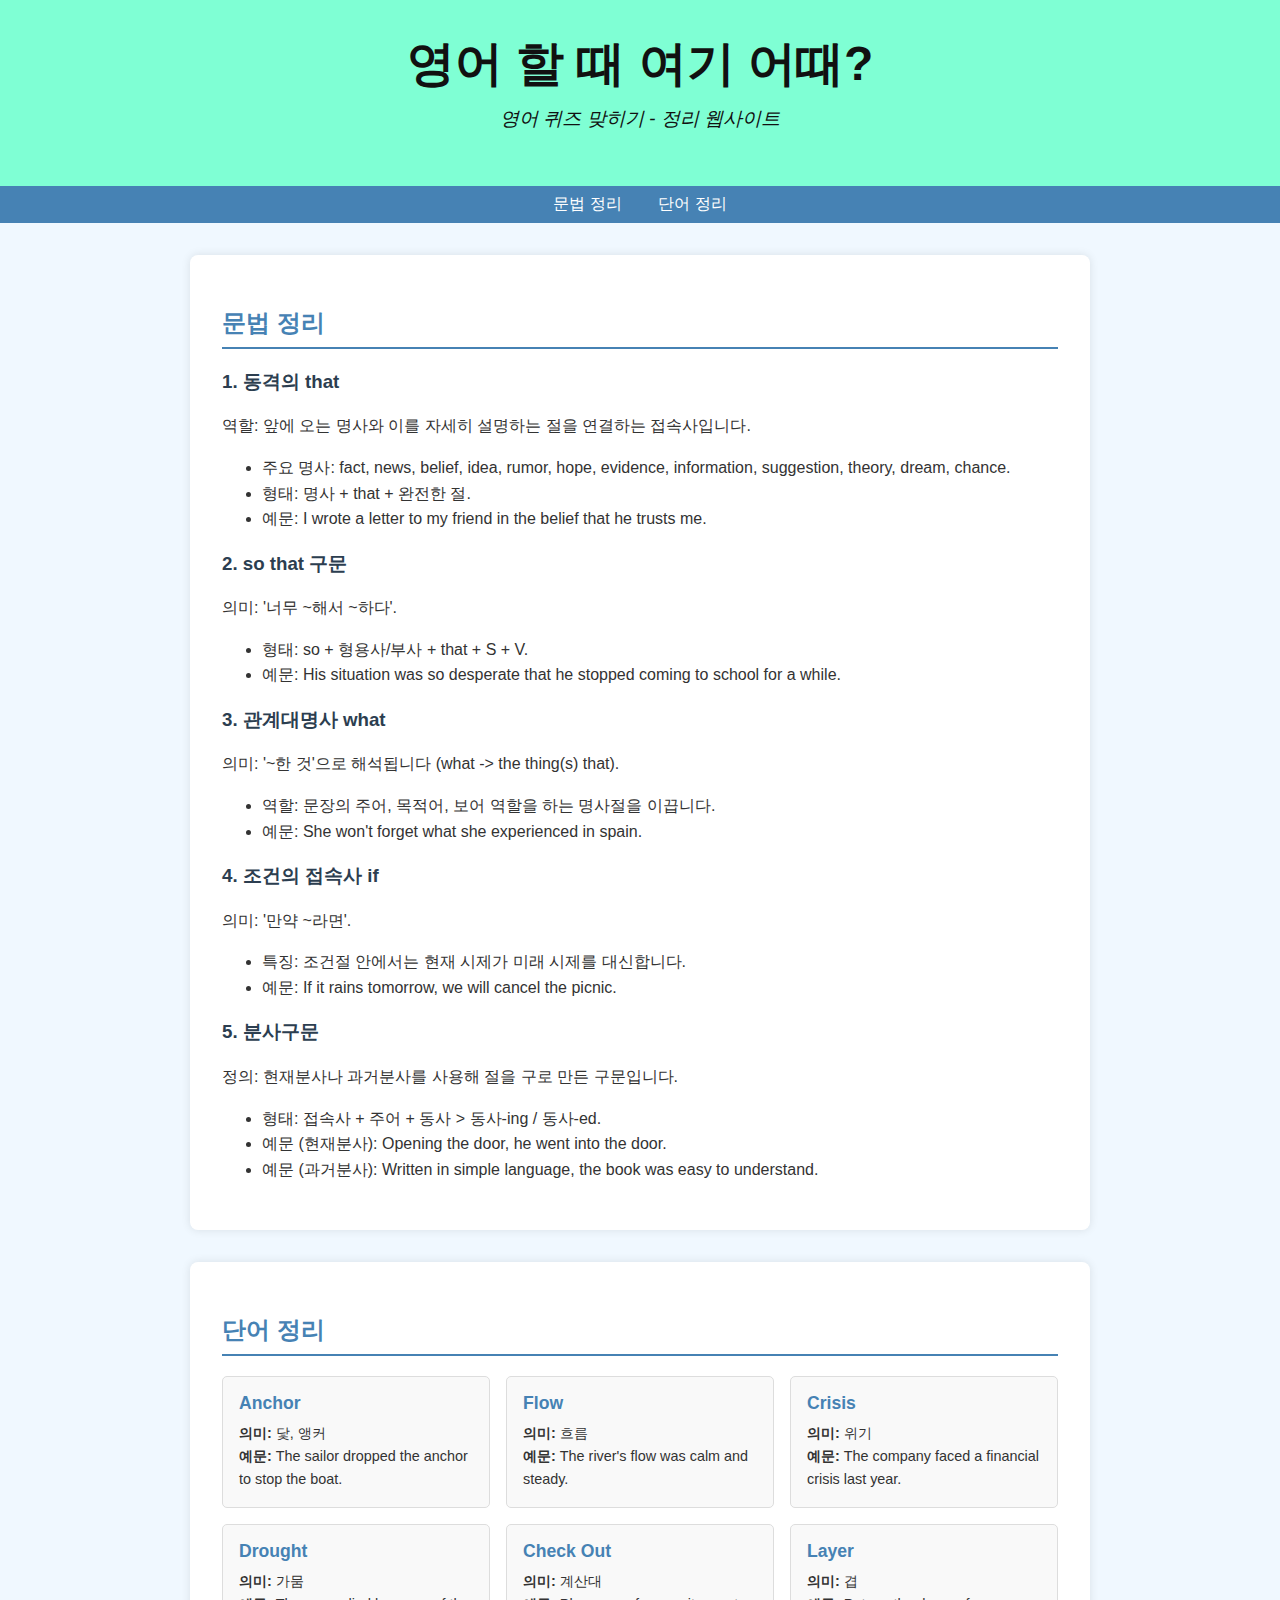
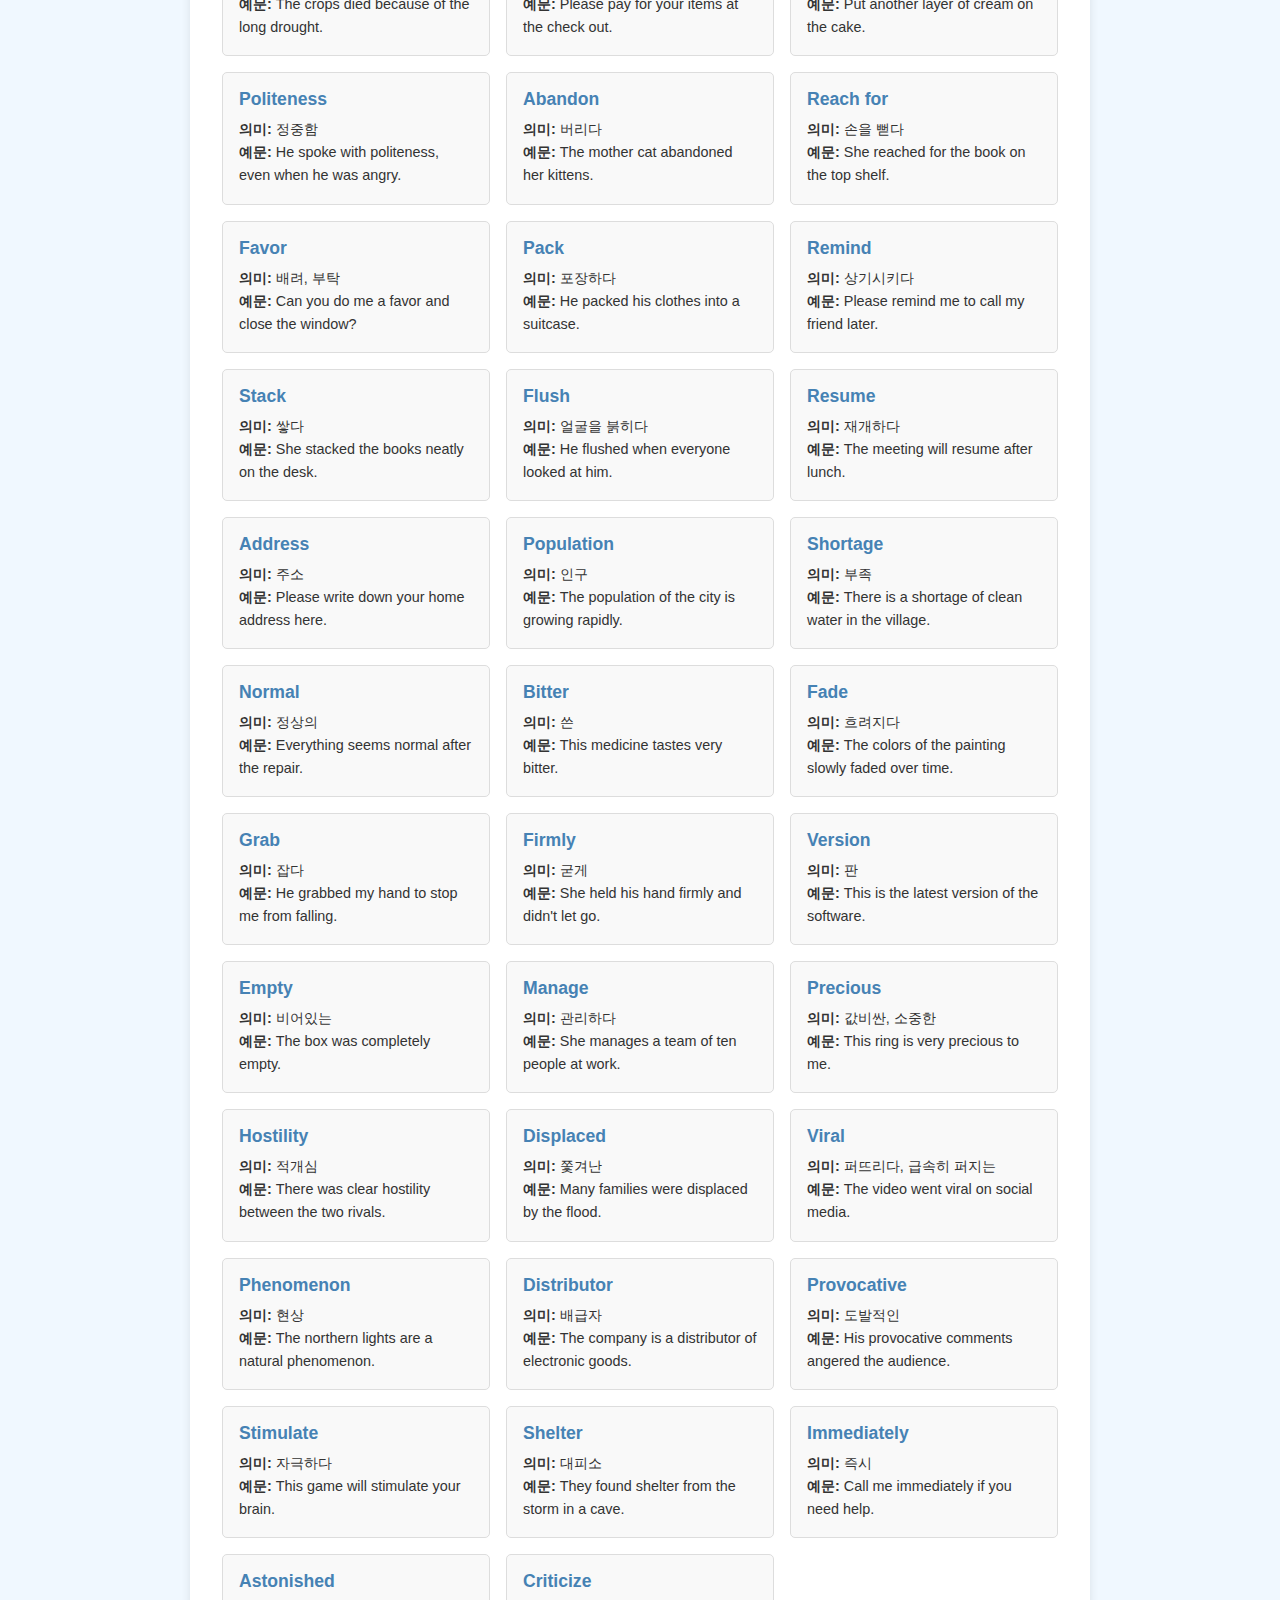
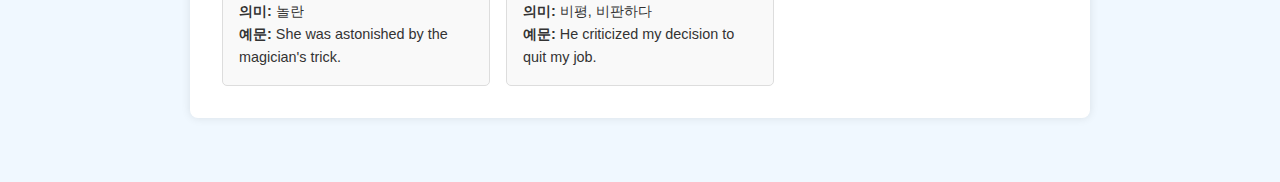
<file: index.html>
<!DOCTYPE html>
<html lang="ko">
<head>
    <meta charset="UTF-8">
    <meta name="viewport" content="width=device-width, initial-scale=1.0">
    <title>영어 퀴즈 맞히기 - 정리 웹사이트</title>
    <link rel="stylesheet" href="style.css">
</head>
<body>
    <header>
        <h1>영어 할 때 여기 어때?</h1>
        <p class="subtitle">영어 퀴즈 맞히기 - 정리 웹사이트</p>
    </header>
    <nav>
        <a href="#grammar" class="nav-link">문법 정리</a>
        <a href="#vocabulary" class="nav-link">단어 정리</a>
    </nav>
    <div class="container">
        <section id="grammar">
            <h2>문법 정리</h2>
            <h3>1. 동격의 that</h3>
            <p>역할: 앞에 오는 명사와 이를 자세히 설명하는 절을 연결하는 접속사입니다.</p>
            <ul>
                <li>주요 명사: fact, news, belief, idea, rumor, hope, evidence, information, suggestion, theory, dream, chance.</li>
                <li>형태: 명사 + that + 완전한 절.</li>
                <li>예문: I wrote a letter to my friend in the belief that he trusts me.</li>
            </ul>
            <h3>2. so that 구문</h3>
            <p>의미: '너무 ~해서 ~하다'.</p>
            <ul>
                <li>형태: so + 형용사/부사 + that + S + V.</li>
                <li>예문: His situation was so desperate that he stopped coming to school for a while.</li>
            </ul>
            <h3>3. 관계대명사 what</h3>
            <p>의미: '~한 것'으로 해석됩니다 (what -> the thing(s) that).</p>
            <ul>
                <li>역할: 문장의 주어, 목적어, 보어 역할을 하는 명사절을 이끕니다.</li>
                <li>예문: She won't forget what she experienced in spain.</li>
            </ul>
            <h3>4. 조건의 접속사 if</h3>
            <p>의미: '만약 ~라면'.</p>
            <ul>
                <li>특징: 조건절 안에서는 현재 시제가 미래 시제를 대신합니다.</li>
                <li>예문: If it rains tomorrow, we will cancel the picnic.</li>
            </ul>
            <h3>5. 분사구문</h3>
            <p>정의: 현재분사나 과거분사를 사용해 절을 구로 만든 구문입니다.</p>
            <ul>
                <li>형태: 접속사 + 주어 + 동사 > 동사-ing / 동사-ed.</li>
                <li>예문 (현재분사): Opening the door, he went into the door.</li>
                <li>예문 (과거분사): Written in simple language, the book was easy to understand.</li>
            </ul>
        </section>
        <section id="vocabulary">
            <h2>단어 정리</h2>
            <div id="word-list" class="word-list">
                </div>
        </section>
    </div>
    <script src="words.js"></script>
</body>
</html>
</file>
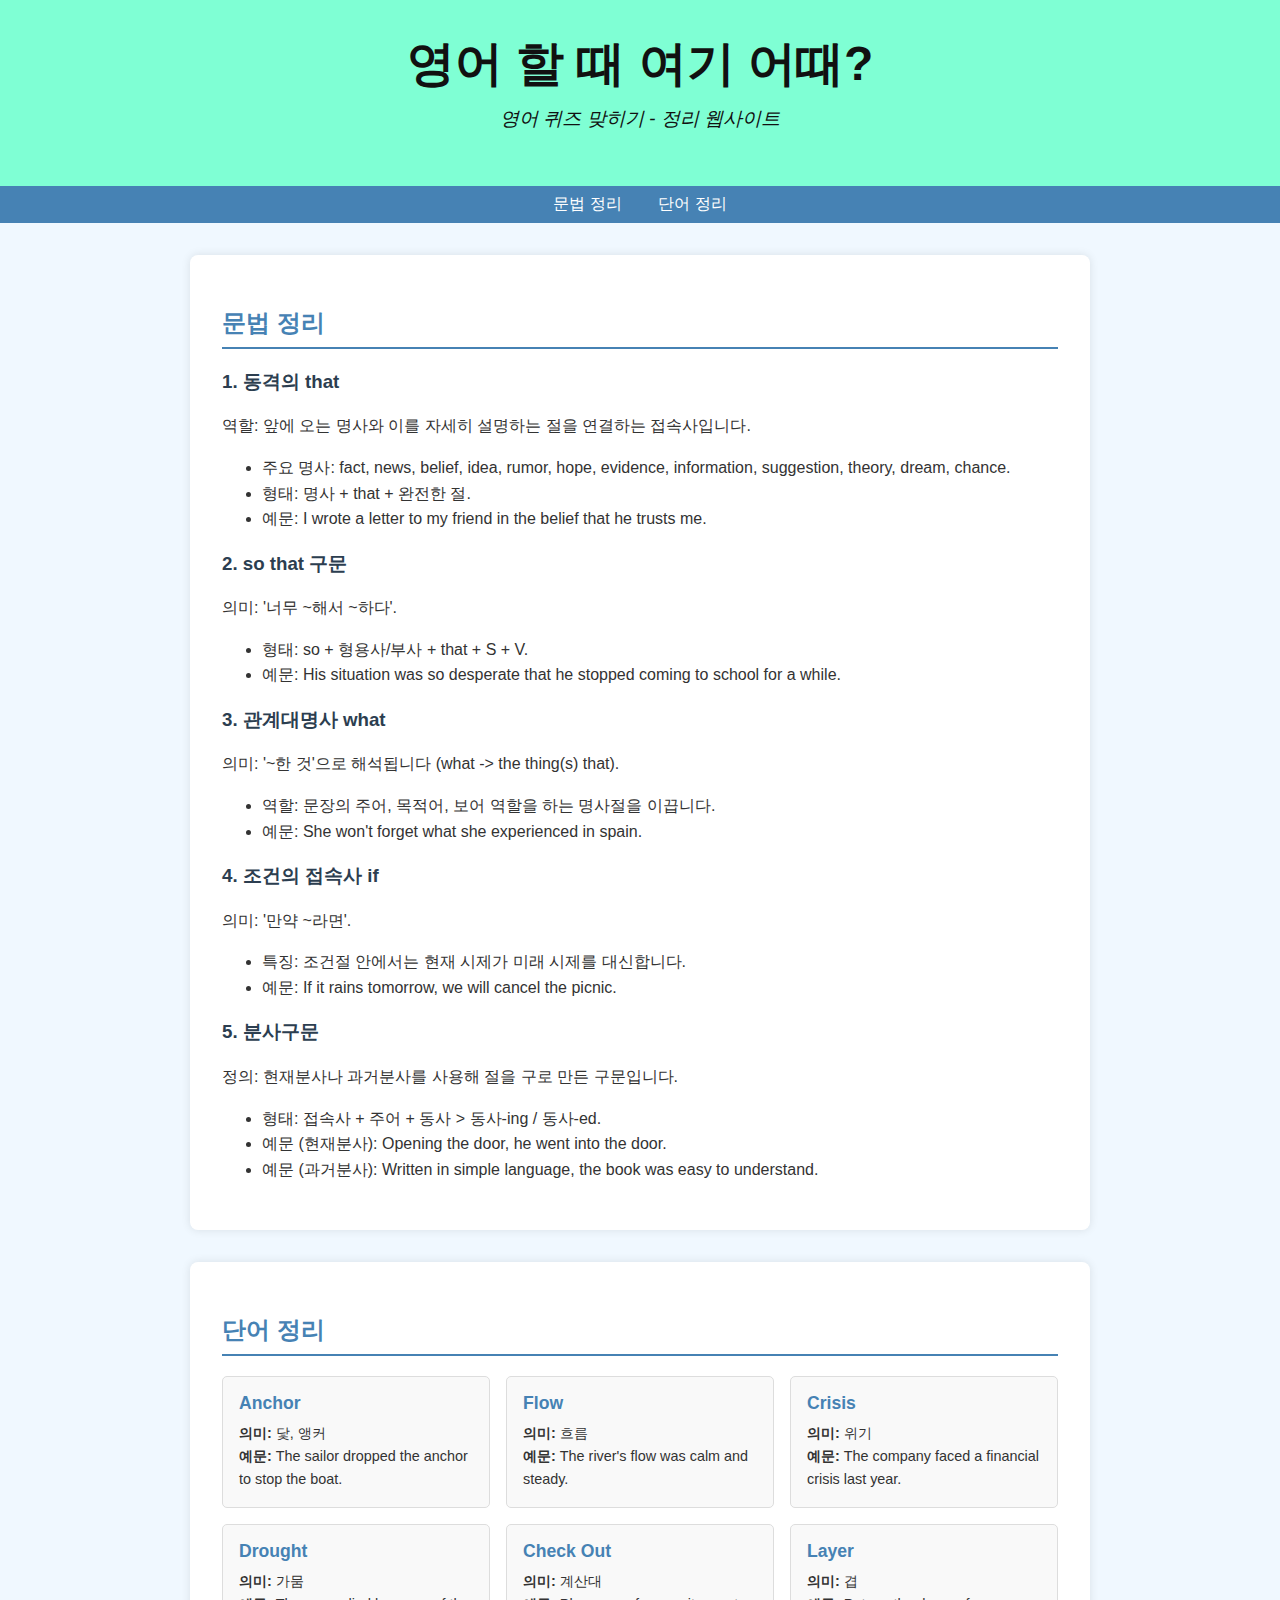
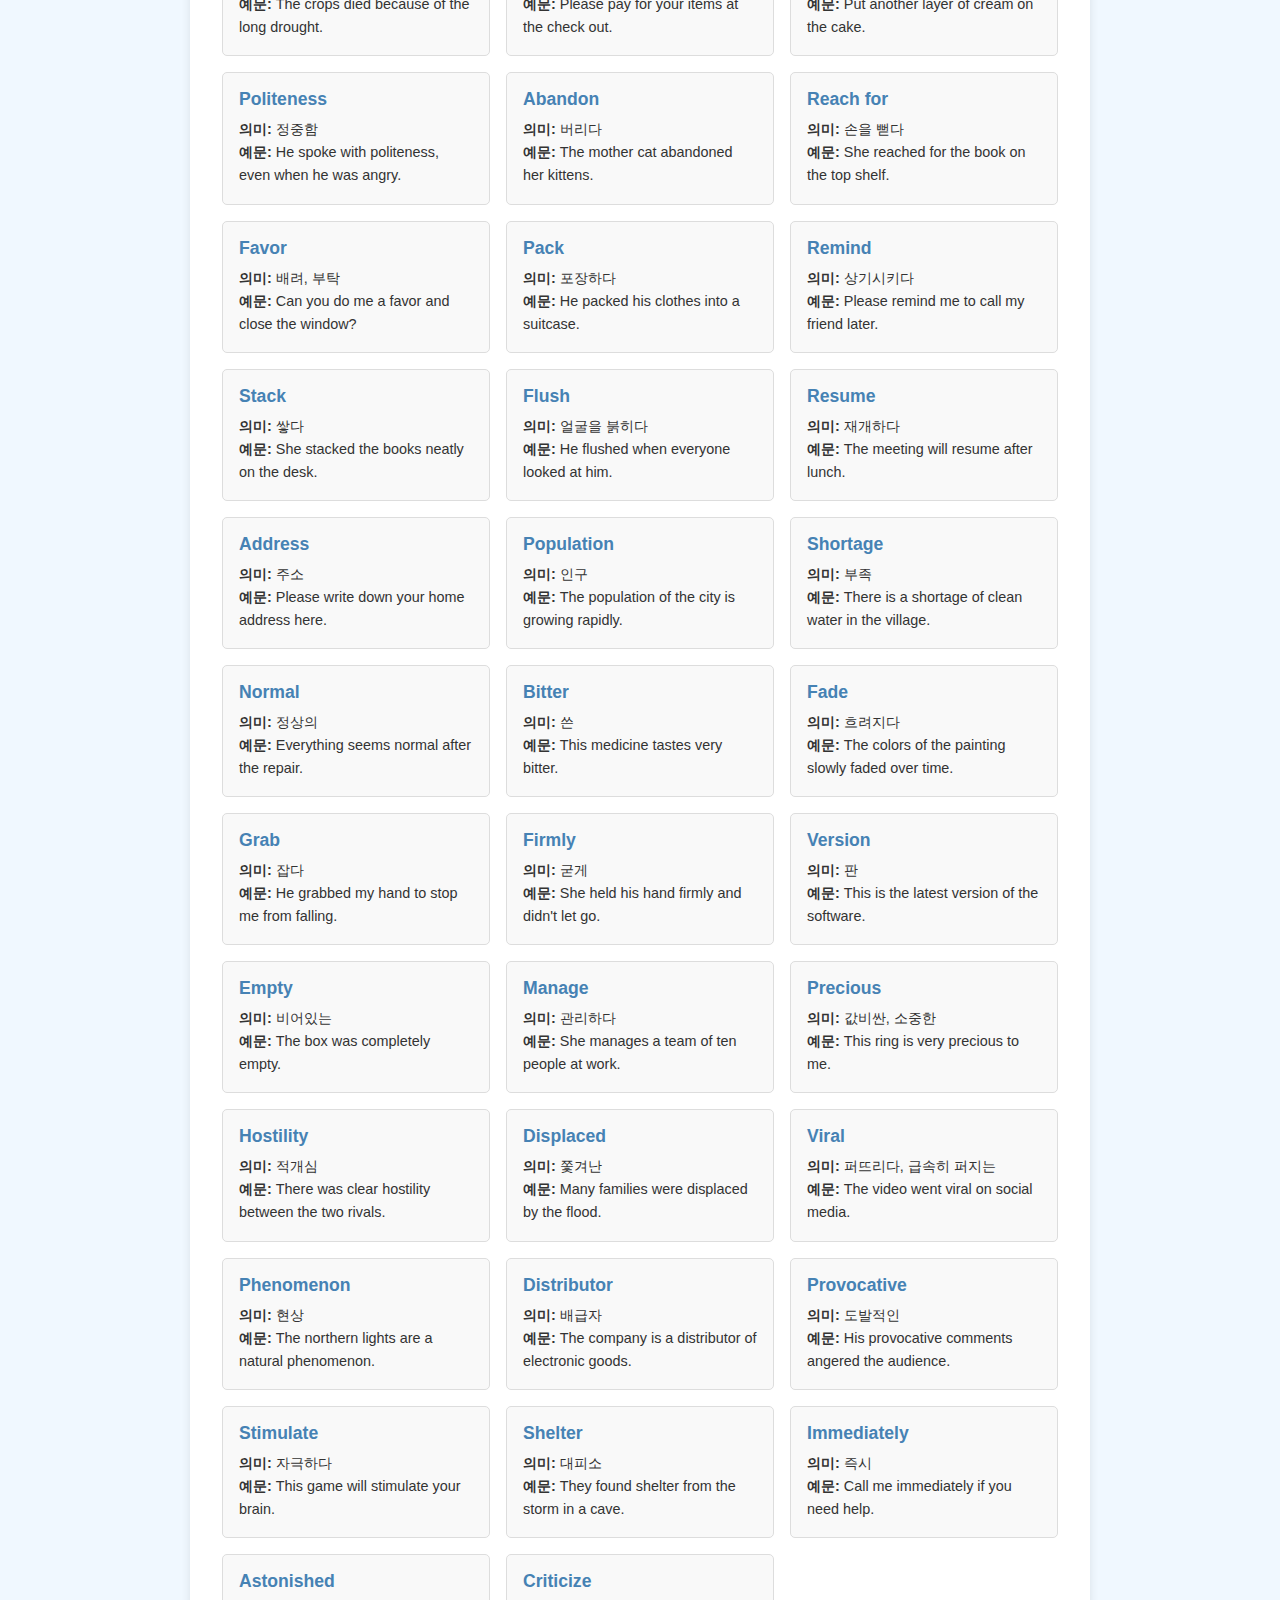
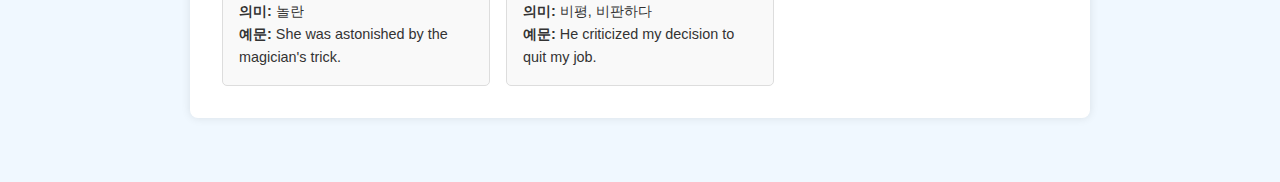
<file: english_quiz_site.html>
<!DOCTYPE html>
<html lang="ko">
<head>
    <meta charset="UTF-8">
    <meta name="viewport" content="width=device-width, initial-scale=1.0">
    <title>영어 퀴즈 맞히기 - 정리 웹사이트</title>
    <style>
        body {
            font-family: Arial, sans-serif;
            margin: 0;
            padding: 0;
            background-color: #f0f8ff; /* 하늘색 계열 */
            color: #333;
        }
        header {
            background-color: #7fffd4; /* 밝은 청록색 */
            color: #111;
            padding: 2rem;
            text-align: center;
        }
        header h1 {
            font-size: 3em;
            margin: 0;
        }
        .subtitle {
            font-size: 1.2em;
            font-style: italic;
            margin-top: 0.5rem;
        }
        nav {
            background-color: #4682b4; /* 차분한 파란색 */
            color: white;
            text-align: center;
            padding: 0.5rem;
        }
        .nav-link {
            color: white;
            padding: 0.5rem 1rem;
            text-decoration: none;
            transition: background-color 0.3s ease;
        }
        .nav-link:hover {
            background-color: #5f9ea0;
        }
        .container {
            padding: 2rem;
            max-width: 900px;
            margin: auto;
        }
        section {
            background-color: white;
            padding: 2rem;
            margin-bottom: 2rem;
            border-radius: 8px;
            box-shadow: 0 0 10px rgba(0, 0, 0, 0.1);
        }
        h2 {
            color: #4682b4;
            border-bottom: 2px solid #4682b4;
            padding-bottom: 0.5rem;
        }
        h3 {
            color: #2c3e50;
        }
        p, ul, li {
            line-height: 1.6;
        }
        .word-list {
            display: grid;
            grid-template-columns: repeat(auto-fit, minmax(250px, 1fr));
            gap: 1rem;
        }
        .word-item {
            background-color: #f9f9f9;
            border: 1px solid #ddd;
            border-radius: 5px;
            padding: 1rem;
        }
        .word-item h4 {
            margin: 0 0 0.5rem 0;
            font-size: 1.1em;
            color: #4682b4;
        }
        .word-item p {
            font-size: 0.9em;
            margin: 0;
        }
    </style>
</head>
<body>

    <header>
        <h1>영어 할 때 여기 어때?</h1>
        <p class="subtitle">영어 퀴즈 맞히기 - 정리 웹사이트</p>
    </header>

    <nav>
        <a href="#grammar" class="nav-link">문법 정리</a>
        <a href="#vocabulary" class="nav-link">단어 정리</a>
    </nav>

    <div class="container">
        <section id="grammar">
            <h2>문법 정리</h2>
            
            <h3>1. 동격의 that</h3>
            <p>역할: 앞에 오는 명사와 이를 자세히 설명하는 절을 연결하는 접속사입니다.</p>
            <ul>
                <li>주요 명사: fact, news, belief, idea, rumor, hope, evidence, information, suggestion, theory, dream, chance.</li>
                <li>형태: 명사 + that + 완전한 절.</li>
                <li>예문: I wrote a letter to my friend in the belief that he trusts me.</li>
            </ul>

            <h3>2. so that 구문</h3>
            <p>의미: '너무 ~해서 ~하다'.</p>
            <ul>
                <li>형태: so + 형용사/부사 + that + S + V.</li>
                <li>예문: His situation was so desperate that he stopped coming to school for a while.</li>
            </ul>
            
            <h3>3. 관계대명사 what</h3>
            <p>의미: '~한 것'으로 해석됩니다 (what -> the thing(s) that).</p>
            <ul>
                <li>역할: 문장의 주어, 목적어, 보어 역할을 하는 명사절을 이끕니다.</li>
                <li>예문: She won't forget what she experienced in spain.</li>
            </ul>
            
            <h3>4. 조건의 접속사 if</h3>
            <p>의미: '만약 ~라면'.</p>
            <ul>
                <li>특징: 조건절 안에서는 현재 시제가 미래 시제를 대신합니다.</li>
                <li>예문: If it rains tomorrow, we will cancel the picnic.</li>
            </ul>
            
            <h3>5. 분사구문</h3>
            <p>정의: 현재분사나 과거분사를 사용해 절을 구로 만든 구문입니다.</p>
            <ul>
                <li>형태: 접속사 + 주어 + 동사 > 동사-ing / 동사-ed.</li>
                <li>예문 (현재분사): Opening the door, he went into the door.</li>
                <li>예문 (과거분사): Written in simple language, the book was easy to understand.</li>
            </ul>
        </section>

        <section id="vocabulary">
            <h2>단어 정리</h2>
            <div id="word-list" class="word-list">
                </div>
        </section>
    </div>

    <script>
        const words = [
            { word: "Anchor", meaning: "닻, 앵커", example: "The sailor dropped the anchor to stop the boat." },
            { word: "Flow", meaning: "흐름", example: "The river's flow was calm and steady." },
            { word: "Crisis", meaning: "위기", example: "The company faced a financial crisis last year." },
            { word: "Drought", meaning: "가뭄", example: "The crops died because of the long drought." },
            { word: "Check Out", meaning: "계산대", example: "Please pay for your items at the check out." },
            { word: "Layer", meaning: "겹", example: "Put another layer of cream on the cake." },
            { word: "Politeness", meaning: "정중함", example: "He spoke with politeness, even when he was angry." },
            { word: "Abandon", meaning: "버리다", example: "The mother cat abandoned her kittens." },
            { word: "Reach for", meaning: "손을 뻗다", example: "She reached for the book on the top shelf." },
            { word: "Favor", meaning: "배려, 부탁", example: "Can you do me a favor and close the window?" },
            { word: "Pack", meaning: "포장하다", example: "He packed his clothes into a suitcase." },
            { word: "Remind", meaning: "상기시키다", example: "Please remind me to call my friend later." },
            { word: "Stack", meaning: "쌓다", example: "She stacked the books neatly on the desk." },
            { word: "Flush", meaning: "얼굴을 붉히다", example: "He flushed when everyone looked at him." },
            { word: "Resume", meaning: "재개하다", example: "The meeting will resume after lunch." },
            { word: "Address", meaning: "주소", example: "Please write down your home address here." },
            { word: "Population", meaning: "인구", example: "The population of the city is growing rapidly." },
            { word: "Shortage", meaning: "부족", example: "There is a shortage of clean water in the village." },
            { word: "Normal", meaning: "정상의", example: "Everything seems normal after the repair." },
            { word: "Bitter", meaning: "쓴", example: "This medicine tastes very bitter." },
            { word: "Fade", meaning: "흐려지다", example: "The colors of the painting slowly faded over time." },
            { word: "Grab", meaning: "잡다", example: "He grabbed my hand to stop me from falling." },
            { word: "Firmly", meaning: "굳게", example: "She held his hand firmly and didn't let go." },
            { word: "Version", meaning: "판", example: "This is the latest version of the software." },
            { word: "Empty", meaning: "비어있는", example: "The box was completely empty." },
            { word: "Manage", meaning: "관리하다", example: "She manages a team of ten people at work." },
            { word: "Precious", meaning: "값비싼, 소중한", example: "This ring is very precious to me." },
            { word: "Hostility", meaning: "적개심", example: "There was clear hostility between the two rivals." },
            { word: "Displaced", meaning: "쫓겨난", example: "Many families were displaced by the flood." },
            { word: "Viral", meaning: "퍼뜨리다, 급속히 퍼지는", example: "The video went viral on social media." },
            { word: "Phenomenon", meaning: "현상", example: "The northern lights are a natural phenomenon." },
            { word: "Distributor", meaning: "배급자", example: "The company is a distributor of electronic goods." },
            { word: "Provocative", meaning: "도발적인", example: "His provocative comments angered the audience." },
            { word: "Stimulate", meaning: "자극하다", example: "This game will stimulate your brain." },
            { word: "Shelter", meaning: "대피소", example: "They found shelter from the storm in a cave." },
            { word: "Immediately", meaning: "즉시", example: "Call me immediately if you need help." },
            { word: "Astonished", meaning: "놀란", example: "She was astonished by the magician's trick." },
            { word: "Criticize", meaning: "비평, 비판하다", example: "He criticized my decision to quit my job." }
        ];

        window.onload = () => {
            const wordListContainer = document.getElementById('word-list');
            words.forEach(word => {
                const wordItem = document.createElement('div');
                wordItem.className = 'word-item';
                wordItem.innerHTML = `
                    <h4>${word.word}</h4>
                    <p><strong>의미:</strong> ${word.meaning}</p>
                    <p><strong>예문:</strong> ${word.example}</p>
                `;
                wordListContainer.appendChild(wordItem);
            });
        };
    </script>
</body>
</html>
</file>
<file: style.css>
body {
    font-family: Arial, sans-serif;
    margin: 0;
    padding: 0;
    background-color: #f0f8ff;
    color: #333;
}
header {
    background-color: #7fffd4;
    color: #111;
    padding: 2rem;
    text-align: center;
}
header h1 {
    font-size: 3em;
    margin: 0;
}
.subtitle {
    font-size: 1.2em;
    font-style: italic;
    margin-top: 0.5rem;
}
nav {
    background-color: #4682b4;
    color: white;
    text-align: center;
    padding: 0.5rem;
}
.nav-link {
    color: white;
    padding: 0.5rem 1rem;
    text-decoration: none;
    transition: background-color 0.3s ease;
}
.nav-link:hover {
    background-color: #5f9ea0;
}
.container {
    padding: 2rem;
    max-width: 900px;
    margin: auto;
}
section {
    background-color: white;
    padding: 2rem;
    margin-bottom: 2rem;
    border-radius: 8px;
    box-shadow: 0 0 10px rgba(0, 0, 0, 0.1);
}
h2 {
    color: #4682b4;
    border-bottom: 2px solid #4682b4;
    padding-bottom: 0.5rem;
}
h3 {
    color: #2c3e50;
}
p, ul, li {
    line-height: 1.6;
}
.word-list {
    display: grid;
    grid-template-columns: repeat(auto-fit, minmax(250px, 1fr));
    gap: 1rem;
}
.word-item {
    background-color: #f9f9f9;
    border: 1px solid #ddd;
    border-radius: 5px;
    padding: 1rem;
}
.word-item h4 {
    margin: 0 0 0.5rem 0;
    font-size: 1.1em;
    color: #4682b4;
}
.word-item p {
    font-size: 0.9em;
    margin: 0;
}
</file>
